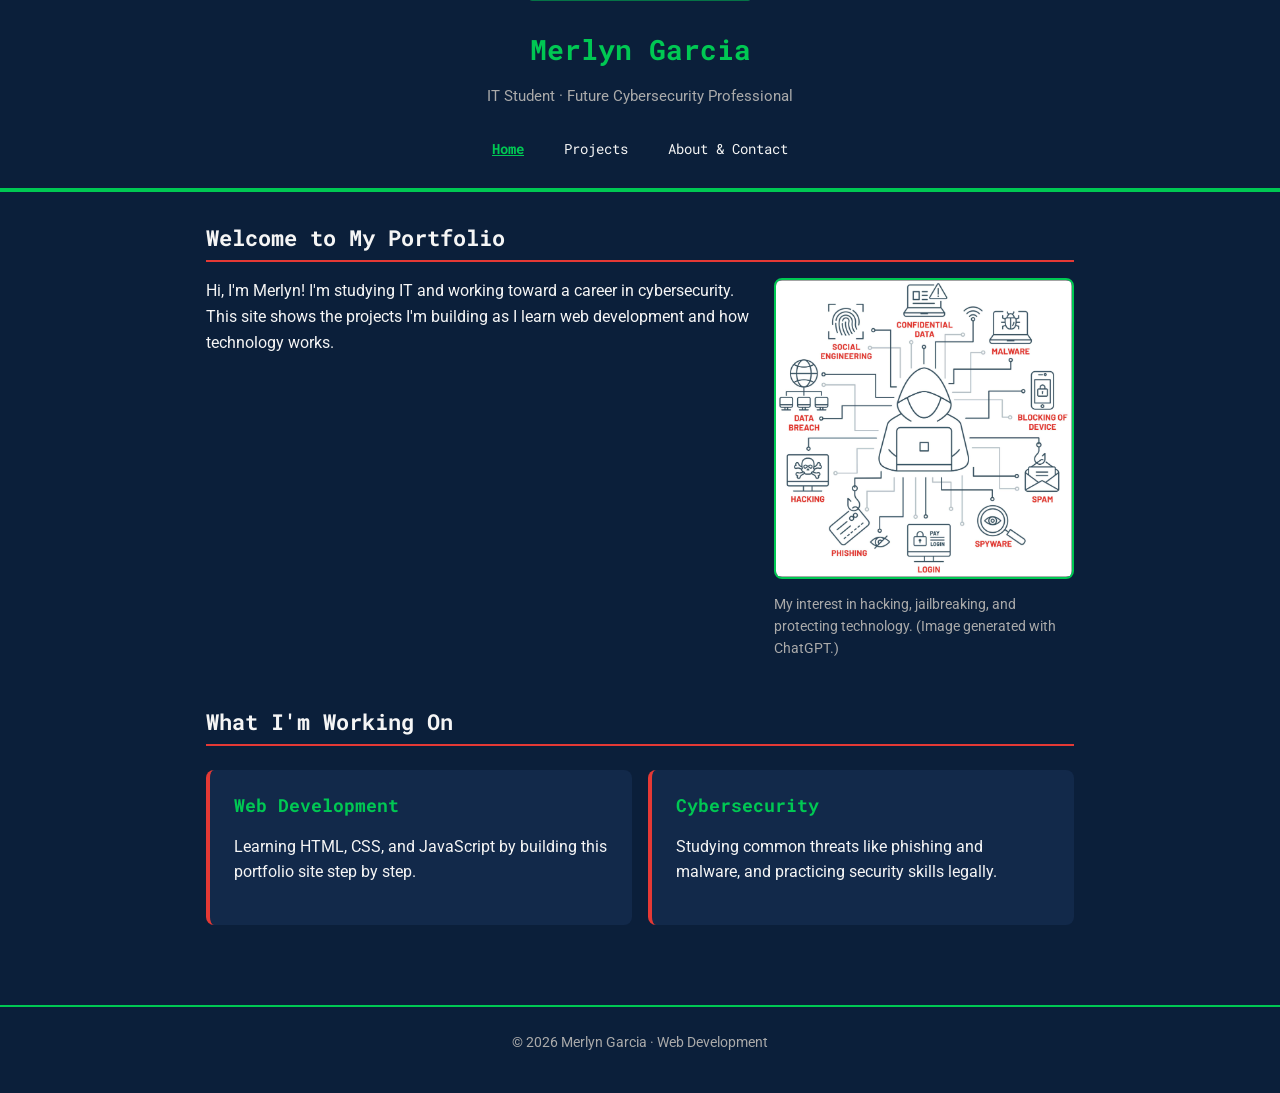
<file: index.html>
<!DOCTYPE html>
<html lang="en">
<head>
<meta charset="UTF-8">
<meta name="viewport" content="width=device-width, initial-scale=1.0">
<meta name="description" content="Personal portfolio of Merlyn Garcia, an IT student working toward a career in cybersecurity.">
<title>Home | Merlyn Garcia</title>
<link rel="preconnect" href="https://fonts.googleapis.com">
<link rel="preconnect" href="https://fonts.gstatic.com" crossorigin>
<link href="https://fonts.googleapis.com/css2?family=Roboto+Mono:wght@500;700&family=Roboto:wght@400;700&display=swap" rel="stylesheet">
<link rel="stylesheet" href="style.css">
</head>
<body>

<a href="#main-content" class="skip-link">Skip to main content</a>

<header>
<h1>Merlyn Garcia</h1>
<p class="tagline">IT Student &middot; Future Cybersecurity Professional</p>
<nav>
<ul>
<li><a href="index.html" aria-current="page">Home</a></li>
<li><a href="projects.html">Projects</a></li>
<li><a href="about.html">About &amp; Contact</a></li>
</ul>
</nav>
</header>

<main id="main-content">

<section id="intro">
<h2>Welcome to My Portfolio</h2>
<div class="intro-layout">
<p>Hi, I'm Merlyn! I'm studying IT and working toward a career in cybersecurity. This site shows the projects I'm building as I learn web development and how technology works.</p>
<figure>
<img src="photo.png" alt="Illustration of a hooded hacker at a laptop with cybersecurity icons">
<figcaption>My interest in hacking, jailbreaking, and protecting technology. (Image generated with ChatGPT.)</figcaption>
</figure>
</div>
</section>

<section id="highlights">
<h2>What I'm Working On</h2>

<div class="card-grid">
<article class="card">
<h3>Web Development</h3>
<p>Learning HTML, CSS, and JavaScript by building this portfolio site step by step.</p>
</article>

<article class="card">
<h3>Cybersecurity</h3>
<p>Studying common threats like phishing and malware, and practicing security skills legally.</p>
</article>
</div>
</section>

</main>

<footer>
<p>&copy; 2026 Merlyn Garcia &middot; Web Development</p>
</footer>

</body>
</html>
</file>
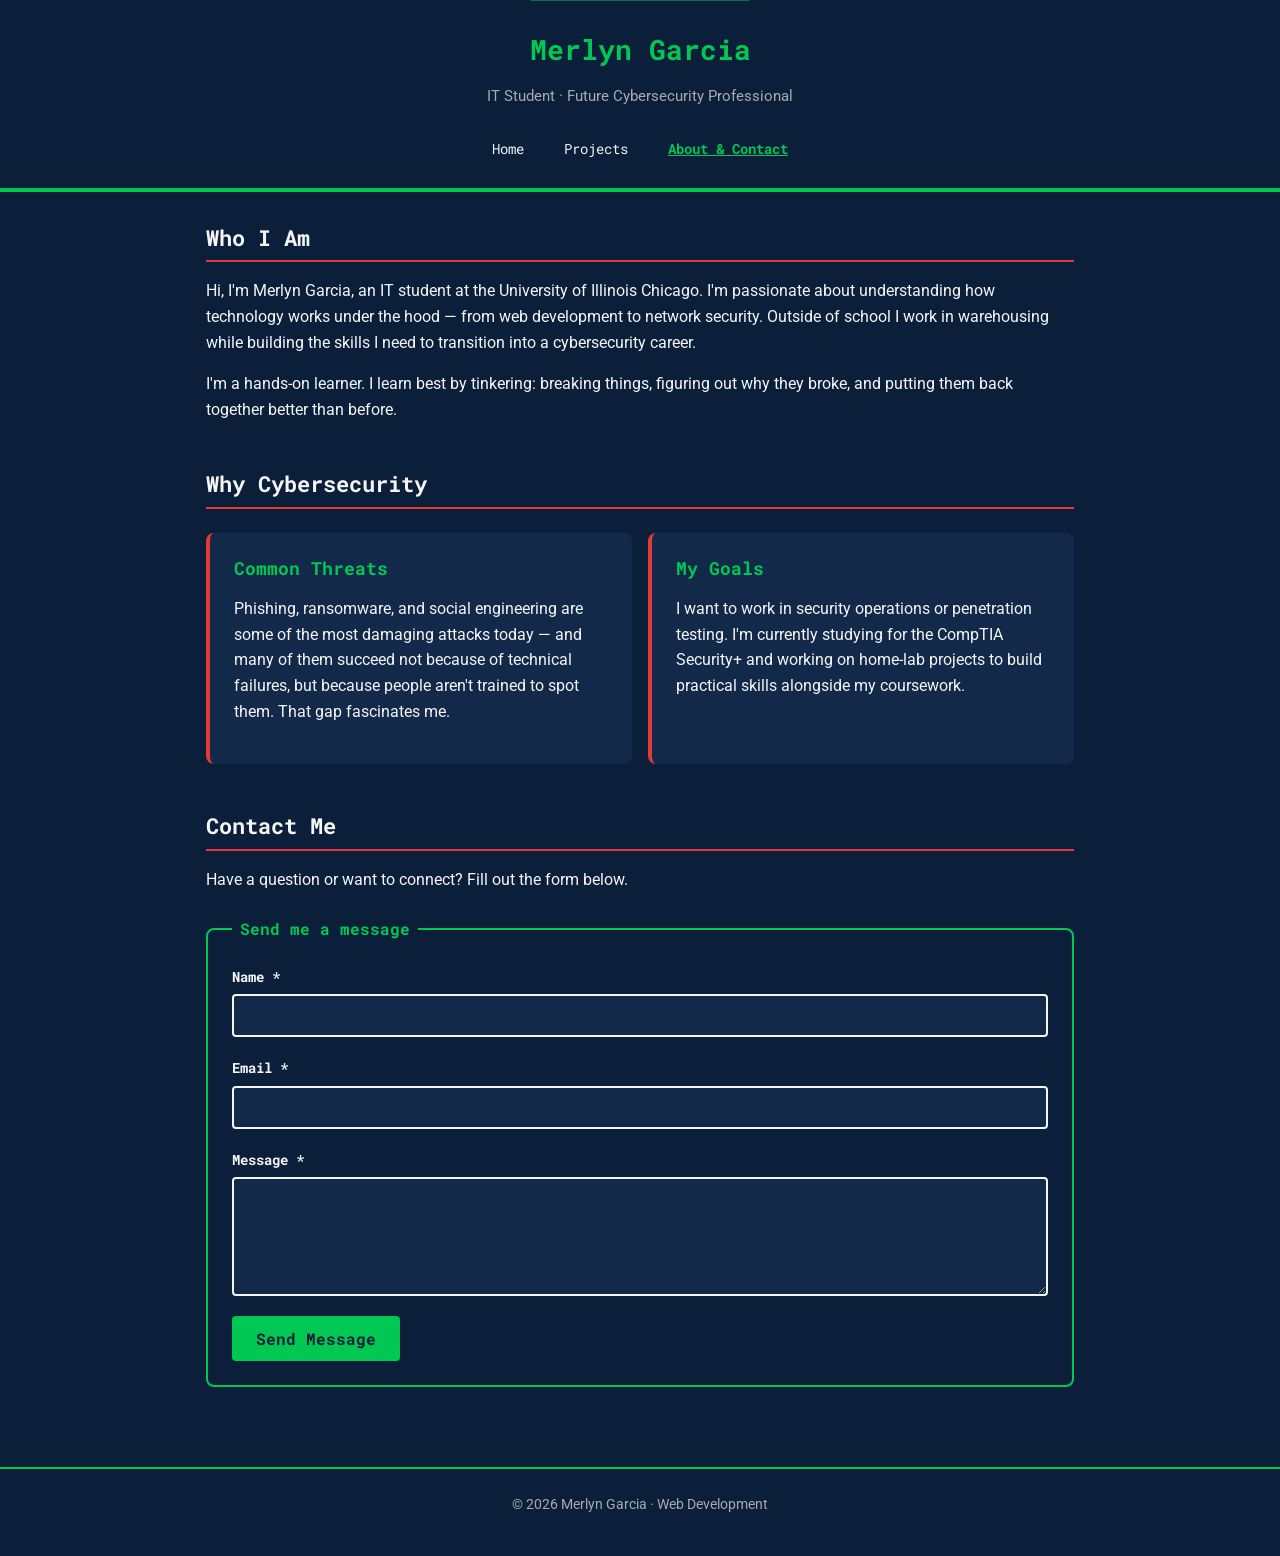
<file: about.html>
<!DOCTYPE html>
<html lang="en">
<head>
  <meta charset="UTF-8">
  <meta name="viewport" content="width=device-width, initial-scale=1.0">
  <meta name="description" content="About Merlyn Garcia — IT student, future cybersecurity professional. Contact form included.">
  <title>About &amp; Contact | Merlyn Garcia</title>
  <link rel="preconnect" href="https://fonts.googleapis.com">
  <link rel="preconnect" href="https://fonts.gstatic.com" crossorigin>
  <link href="https://fonts.googleapis.com/css2?family=Roboto+Mono:wght@500;700&family=Roboto:wght@400;700&display=swap" rel="stylesheet">
  <link rel="stylesheet" href="style.css">
</head>
<body>
<a href="#main-content" class="skip-link">Skip to main content</a>
<header>
  <h1>Merlyn Garcia</h1>
  <p class="tagline">IT Student &middot; Future Cybersecurity Professional</p>
  <nav>
    <ul>
      <li><a href="index.html">Home</a></li>
      <li><a href="projects.html">Projects</a></li>
      <li><a href="about.html" aria-current="page">About &amp; Contact</a></li>
    </ul>
  </nav>
</header>

<main id="main-content">

  <section id="about">
    <h2>Who I Am</h2>
    <p>Hi, I'm Merlyn Garcia, an IT student at the University of Illinois Chicago. I'm passionate about understanding how technology works under the hood — from web development to network security. Outside of school I work in warehousing while building the skills I need to transition into a cybersecurity career.</p>
    <p>I'm a hands-on learner. I learn best by tinkering: breaking things, figuring out why they broke, and putting them back together better than before.</p>
  </section>

  <section id="cybersecurity">
    <h2>Why Cybersecurity</h2>
    <div class="card-grid">
      <article class="card">
        <h3>Common Threats</h3>
        <p>Phishing, ransomware, and social engineering are some of the most damaging attacks today — and many of them succeed not because of technical failures, but because people aren't trained to spot them. That gap fascinates me.</p>
      </article>
      <article class="card">
        <h3>My Goals</h3>
        <p>I want to work in security operations or penetration testing. I'm currently studying for the CompTIA Security+ and working on home-lab projects to build practical skills alongside my coursework.</p>
      </article>
    </div>
  </section>

  <section id="contact">
    <h2>Contact Me</h2>
    <p>Have a question or want to connect? Fill out the form below.</p>

    <form id="contact-form" novalidate>
      <fieldset>
        <legend>Send me a message</legend>

        <div class="form-group">
          <label for="name">
            Name
            <span aria-hidden="true">*</span>
            <span class="sr-only">(required)</span>
          </label>
          <input
            type="text"
            id="name"
            name="name"
            autocomplete="name"
            required
            aria-required="true"
            aria-describedby="name-error"
          >
          <span id="name-error" class="error-msg" role="alert" hidden>
            Please enter your name.
          </span>
        </div>

        <div class="form-group">
          <label for="email">
            Email
            <span aria-hidden="true">*</span>
            <span class="sr-only">(required)</span>
          </label>
          <input
            type="email"
            id="email"
            name="email"
            autocomplete="email"
            required
            aria-required="true"
            aria-describedby="email-error"
          >
          <span id="email-error" class="error-msg" role="alert" hidden>
            Please enter a valid email address.
          </span>
        </div>

        <div class="form-group">
          <label for="message">
            Message
            <span aria-hidden="true">*</span>
            <span class="sr-only">(required)</span>
          </label>
          <textarea
            id="message"
            name="message"
            rows="5"
            required
            aria-required="true"
            aria-describedby="message-error"
          ></textarea>
          <span id="message-error" class="error-msg" role="alert" hidden>
            Please write a message.
          </span>
        </div>

        <button type="submit">Send Message</button>
      </fieldset>
    </form>
  </section>

</main>

<footer>
  <p>&copy; 2026 Merlyn Garcia &middot; Web Development</p>
</footer>

</body>
</html>
</file>
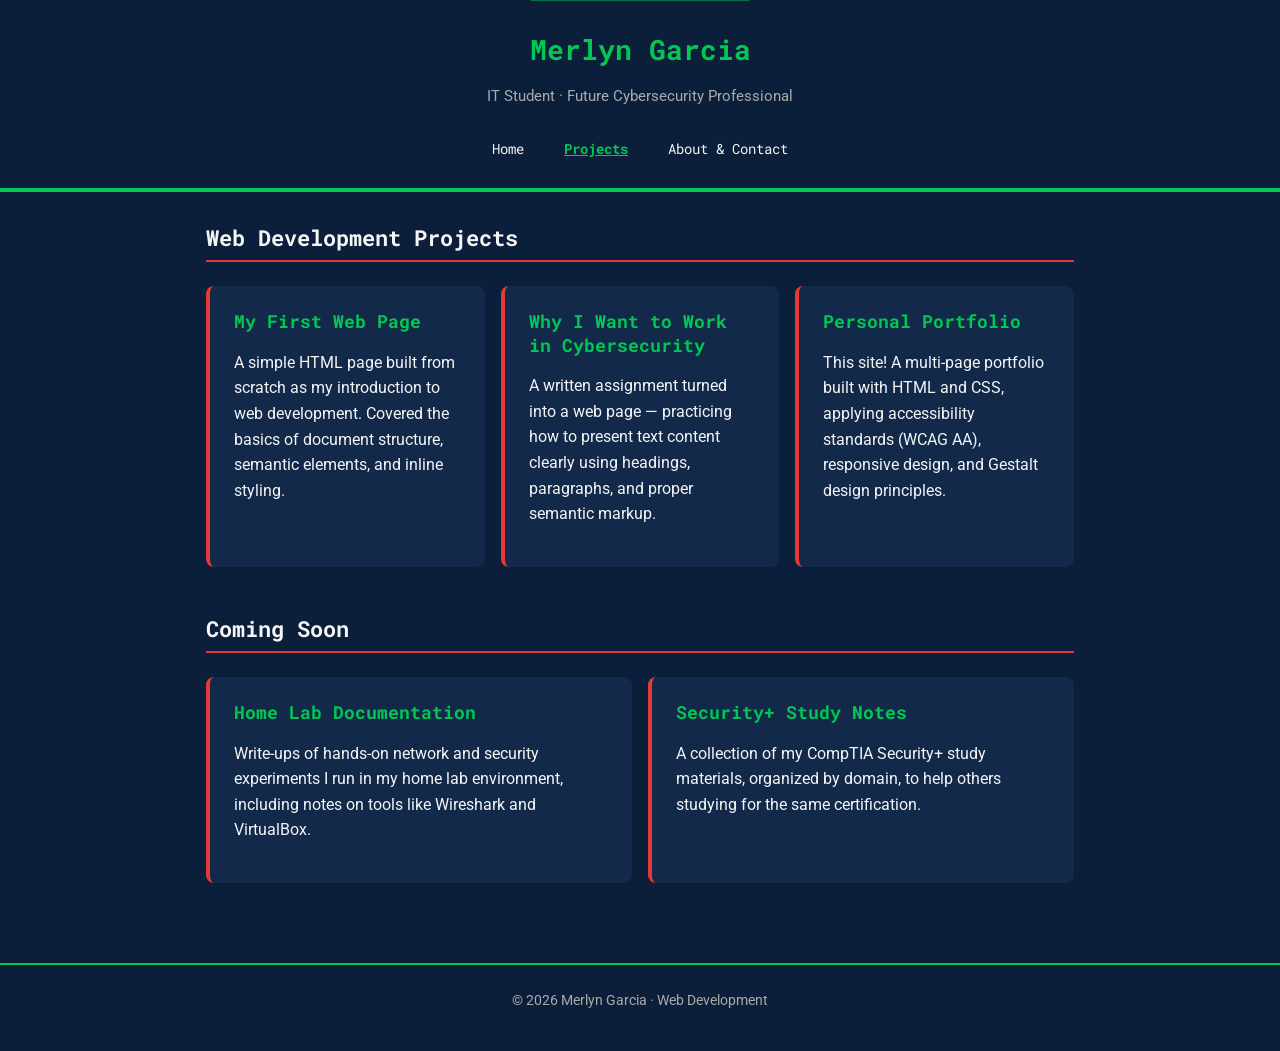
<file: projects.html>
<!DOCTYPE html>
<html lang="en">
<head>
  <meta charset="UTF-8">
  <meta name="viewport" content="width=device-width, initial-scale=1.0">
  <meta name="description" content="Projects by Merlyn Garcia — web development work and upcoming cybersecurity projects.">
  <title>Projects | Merlyn Garcia</title>
  <link rel="preconnect" href="https://fonts.googleapis.com">
  <link rel="preconnect" href="https://fonts.gstatic.com" crossorigin>
  <link href="https://fonts.googleapis.com/css2?family=Roboto+Mono:wght@500;700&family=Roboto:wght@400;700&display=swap" rel="stylesheet">
  <link rel="stylesheet" href="style.css">
</head>
<body>
<a href="#main-content" class="skip-link">Skip to main content</a>
<header>
  <h1>Merlyn Garcia</h1>
  <p class="tagline">IT Student &middot; Future Cybersecurity Professional</p>
  <nav>
    <ul>
      <li><a href="index.html">Home</a></li>
      <li><a href="projects.html" aria-current="page">Projects</a></li>
      <li><a href="about.html">About &amp; Contact</a></li>
    </ul>
  </nav>
</header>

<main id="main-content">

  <section id="web-projects">
    <h2>Web Development Projects</h2>
    <div class="card-grid three-up">
      <article class="card">
        <h3>My First Web Page</h3>
        <p>A simple HTML page built from scratch as my introduction to web development. Covered the basics of document structure, semantic elements, and inline styling.</p>
      </article>
      <article class="card">
        <h3>Why I Want to Work in Cybersecurity</h3>
        <p>A written assignment turned into a web page — practicing how to present text content clearly using headings, paragraphs, and proper semantic markup.</p>
      </article>
      <article class="card">
        <h3>Personal Portfolio</h3>
        <p>This site! A multi-page portfolio built with HTML and CSS, applying accessibility standards (WCAG AA), responsive design, and Gestalt design principles.</p>
      </article>
    </div>
  </section>

  <section id="coming-soon">
    <h2>Coming Soon</h2>
    <div class="card-grid">
      <article class="card">
        <h3>Home Lab Documentation</h3>
        <p>Write-ups of hands-on network and security experiments I run in my home lab environment, including notes on tools like Wireshark and VirtualBox.</p>
      </article>
      <article class="card">
        <h3>Security+ Study Notes</h3>
        <p>A collection of my CompTIA Security+ study materials, organized by domain, to help others studying for the same certification.</p>
      </article>
    </div>
  </section>

</main>

<footer>
  <p>&copy; 2026 Merlyn Garcia &middot; Web Development</p>
</footer>

</body>
</html>
</file>
<file: style.css>
/* ==========================================================
   Merlyn Garcia — Personal Portfolio
   Milestone 3: Accessible & Designed
   ----------------------------------------------------------
   Color palette
     Navy:       #0b1f3a  (page background)
     Dark navy:  #12294a  (card / section backgrounds)
     Green:      #00c853  (links, accents, borders)
     Red:        #e53935  (highlight borders, errors)
     Light gray: #f5f5f5  (body text)
   Fonts: Roboto Mono (headings) · Roboto (body)
   Spacing: multiples of 8 px
   Mobile-first: 320 px base → 768 px tablet → 1200 px desktop
   ========================================================== */

/* ---------- Skip navigation link ---------- */
.skip-link {
  position: absolute;
  left: 50%;
  transform: translate(-50%, -100%);
  background: #00c853;
  color: #0b1f3a;
  padding: 8px 16px;
  font-family: "Roboto Mono", "Courier New", monospace;
  font-weight: 700;
  border-radius: 0 0 8px 8px;
  z-index: 100;
  transition: transform 0.2s;
  text-decoration: none;
}
.skip-link:focus {
  transform: translate(-50%, 0);
}

/* ---------- Reset ---------- */
* {
  box-sizing: border-box;
}

/* ---------- Base ---------- */
body {
  margin: 0;
  font-family: "Roboto", Arial, sans-serif;
  font-size: 1rem;
  line-height: 1.6;
  color: #f5f5f5;
  background-color: #0b1f3a;
}

h1, h2, h3 {
  font-family: "Roboto Mono", "Courier New", monospace;
  line-height: 1.3;
  margin: 0 0 16px;
}
h1 { font-size: 1.75rem; color: #00c853; }
h2 { font-size: 1.375rem; padding-bottom: 8px; border-bottom: 2px solid #e53935; }
h3 { font-size: 1.125rem; color: #00c853; }

p { margin: 0 0 16px; }

a { color: #00c853; }
a:hover, a:focus { color: #f5f5f5; }

/* ---------- Header ---------- */
header {
  padding: 32px 16px 24px;
  text-align: center;
  border-bottom: 4px solid #00c853;
}

/* ---------- Nav ---------- */
nav ul {
  display: flex;
  flex-direction: column;
  gap: 8px;
  margin: 24px 0 0;
  padding: 0;
  list-style: none;
}

nav a {
  display: inline-block;
  color: #f5f5f5;
  text-decoration: none;
  font-family: "Roboto Mono", "Courier New", monospace;
  font-size: 0.9rem;
  padding: 4px 8px;
  border-radius: 4px;
  transition: background 0.15s, color 0.15s;
}
nav a:hover,
nav a:focus {
  background: #00c853;
  color: #0b1f3a;
  outline: none;
}
nav a[aria-current="page"] {
  color: #00c853;
  font-weight: 700;
  text-decoration: underline;
}

/* ---------- Main content ---------- */
main {
  max-width: 900px;
  margin: 0 auto;
  padding: 32px 16px;
}

section {
  margin-bottom: 48px;
}

/* ---------- Card grid ----------
   Gestalt — Proximity: cards are grouped with consistent
   internal spacing so each reads as one content unit.
   Gestalt — Similarity: all cards share the same background,
   border radius, padding, and left accent, signaling they
   are the same content type.
   ----------------------------------------- */
.card-grid {
  display: grid;
  grid-template-columns: 1fr;
  gap: 16px;
  margin-top: 24px;
}

.card {
  background-color: #12294a;
  border-radius: 8px;
  padding: 24px;
  border-left: 4px solid #e53935;
}

/* ---------- Intro layout ---------- */
.intro-layout {
  display: flex;
  flex-direction: column;
  gap: 24px;
}
.intro-layout figure {
  margin: 0;
}
.intro-layout img {
  max-width: 100%;
  border-radius: 8px;
  border: 2px solid #00c853;
}
figcaption {
  font-size: 0.85rem;
  color: #aaa;
  margin-top: 8px;
}

/* ---------- Tagline ---------- */
.tagline {
  color: #aaa;
  font-size: 0.95rem;
  margin: 4px 0 0;
}

/* ---------- Placeholder text ---------- */
.placeholder {
  color: #aaa;
  font-style: italic;
}

/* ---------- Footer ---------- */
footer {
  text-align: center;
  padding: 24px 16px;
  border-top: 2px solid #00c853;
  font-size: 0.875rem;
  color: #aaa;
}

/* ---------- Screen reader only utility ---------- */
.sr-only {
  position: absolute;
  width: 1px;
  height: 1px;
  padding: 0;
  margin: -1px;
  overflow: hidden;
  clip: rect(0, 0, 0, 0);
  white-space: nowrap;
  border: 0;
}

/* =========================================
   Contact form
   ========================================= */
#contact-form {
  margin-top: 24px;
}
#contact-form fieldset {
  border: 2px solid #00c853;
  border-radius: 8px;
  padding: 24px;
  margin: 0;
}
#contact-form legend {
  font-family: "Roboto Mono", "Courier New", monospace;
  font-size: 1rem;
  font-weight: 700;
  color: #00c853;
  padding: 0 8px;
}
.form-group {
  display: flex;
  flex-direction: column;
  gap: 6px;
  margin-bottom: 20px;
}
.form-group label {
  font-weight: 700;
  font-family: "Roboto Mono", "Courier New", monospace;
  font-size: 0.875rem;
}
.form-group input,
.form-group textarea {
  background: #12294a;
  color: #f5f5f5;
  border: 2px solid #f5f5f5;
  border-radius: 4px;
  padding: 10px 12px;
  font-family: "Roboto", Arial, sans-serif;
  font-size: 1rem;
  width: 100%;
}
.form-group input:focus,
.form-group textarea:focus {
  outline: 3px solid #00c853;
  outline-offset: 2px;
  border-color: #00c853;
}
.form-group input[aria-invalid="true"],
.form-group textarea[aria-invalid="true"] {
  border-color: #e53935;
}
.error-msg {
  color: #e53935;
  font-size: 0.875rem;
  font-weight: 700;
}
.error-msg[hidden] {
  display: none;
}
#contact-form button[type="submit"] {
  background: #00c853;
  color: #0b1f3a;
  border: none;
  border-radius: 4px;
  padding: 12px 24px;
  font-family: "Roboto Mono", "Courier New", monospace;
  font-size: 1rem;
  font-weight: 700;
  cursor: pointer;
  transition: background 0.15s;
}
#contact-form button[type="submit"]:hover,
#contact-form button[type="submit"]:focus {
  background: #f5f5f5;
  outline: 3px solid #00c853;
  outline-offset: 2px;
}

/* =========================================
   Responsive — tablet 768 px+
   ========================================= */
@media (min-width: 768px) {
  nav ul {
    flex-direction: row;
    justify-content: center;
    gap: 24px;
  }
  .card-grid {
    grid-template-columns: repeat(2, 1fr);
  }
  .card-grid.three-up {
    grid-template-columns: repeat(2, 1fr);
  }
  .intro-layout {
    flex-direction: row;
    align-items: flex-start;
  }
  .intro-layout img {
    max-width: 300px;
  }
}

/* =========================================
   Responsive — desktop 1200 px+
   ========================================= */
@media (min-width: 1200px) {
  .card-grid.three-up {
    grid-template-columns: repeat(3, 1fr);
  }
}
</file>
